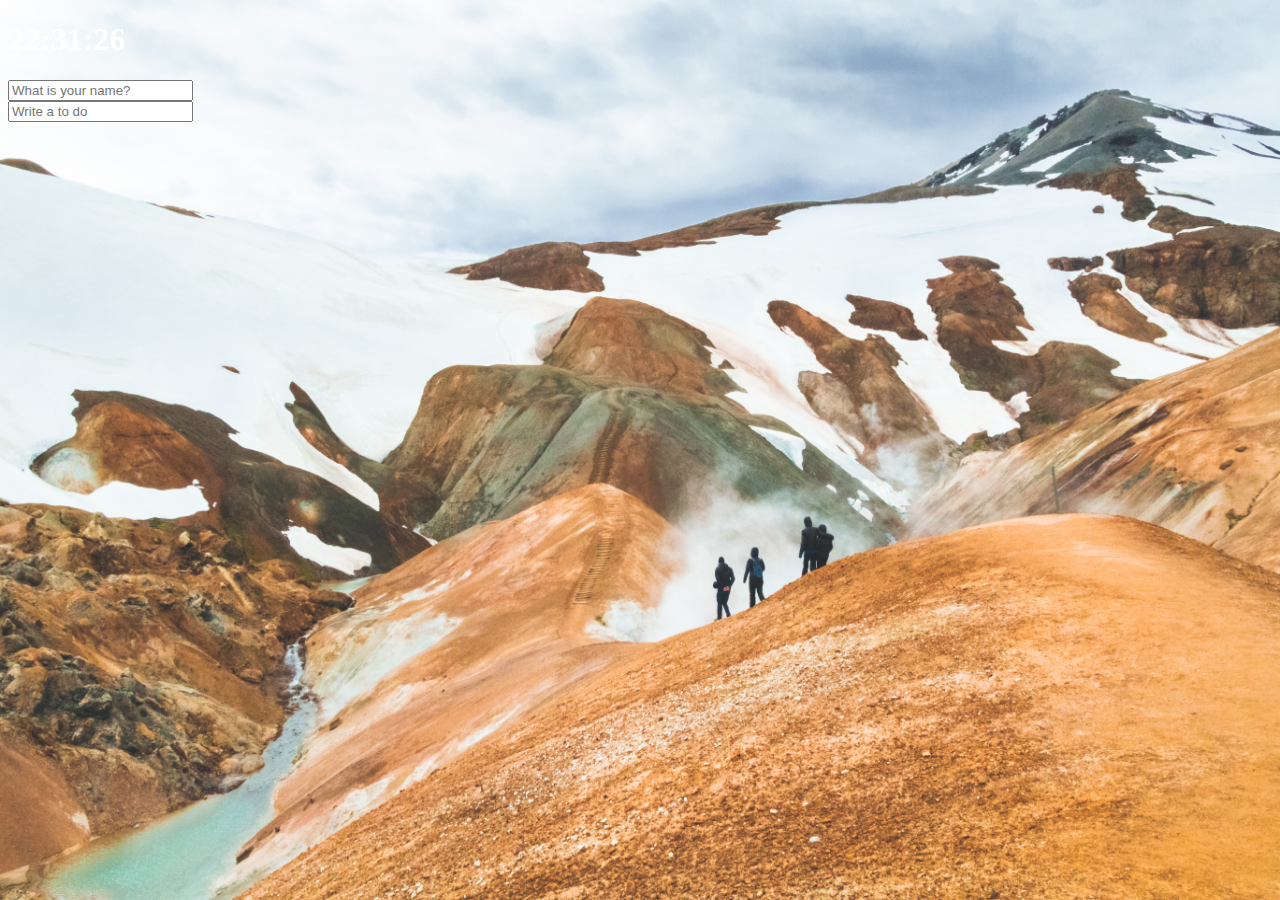
<file: js-chrome/index.html>
<!DOCTYPE html>
<html lang="en">
<head>
    <meta charset="UTF-8">
     <meta http-equiv="X-UA-Compatible" content="IE=edge">
    <meta name="viewport" content="width=device-width, initial-scale=1.0">
    <title>Document</title>
    <meta charset="utf-8" />
    <link rel="stylesheet" href="index.css">
</head>
<body>
    <div class="js-clock">
        <h1>00:00</h1>
    </div>
    <form class="js-form form">
        <input type="text" placeholder="What is your name?">
    </form>
    <h4 class="js-greetings greetings"></h4>
    <form class="js-toDoForm">
        <input type="text" placeholder="Write a to do"/>
    </form>
    <ul class="js-toDoList">
    </ul>
    <span class="js-weather"></span>   
    <script src="clock.js"></script>
    <script src="greeting.js"></script>
    <script src="todo.js"></script>
    <script src="bg.js"></script>
    <script src="weather.js"></script>
</body>
</html>
</file>
<file: js-chrome/index.css>
body {
    background-color: rgb(24, 50, 136);
}

.btn {
    cursor: pointer;
}

body {
    color: #ffffff;
}

.clicked {
    color: #7f8c8d;
}

.form,
.greetings {
    display: none;
}

.showing {
    display: block;
}
.bgImage {
    position: absolute;
    top:0;
    left:0;
    width:100%;
    height: 100%;
    z-index: -1;
    animation: fadeIn 0.5s linear;
}

@keyframes fadeIn {
    from {
        opacity: 0;
    }
    to {
        opacity: 1;
    }
}
</file>
